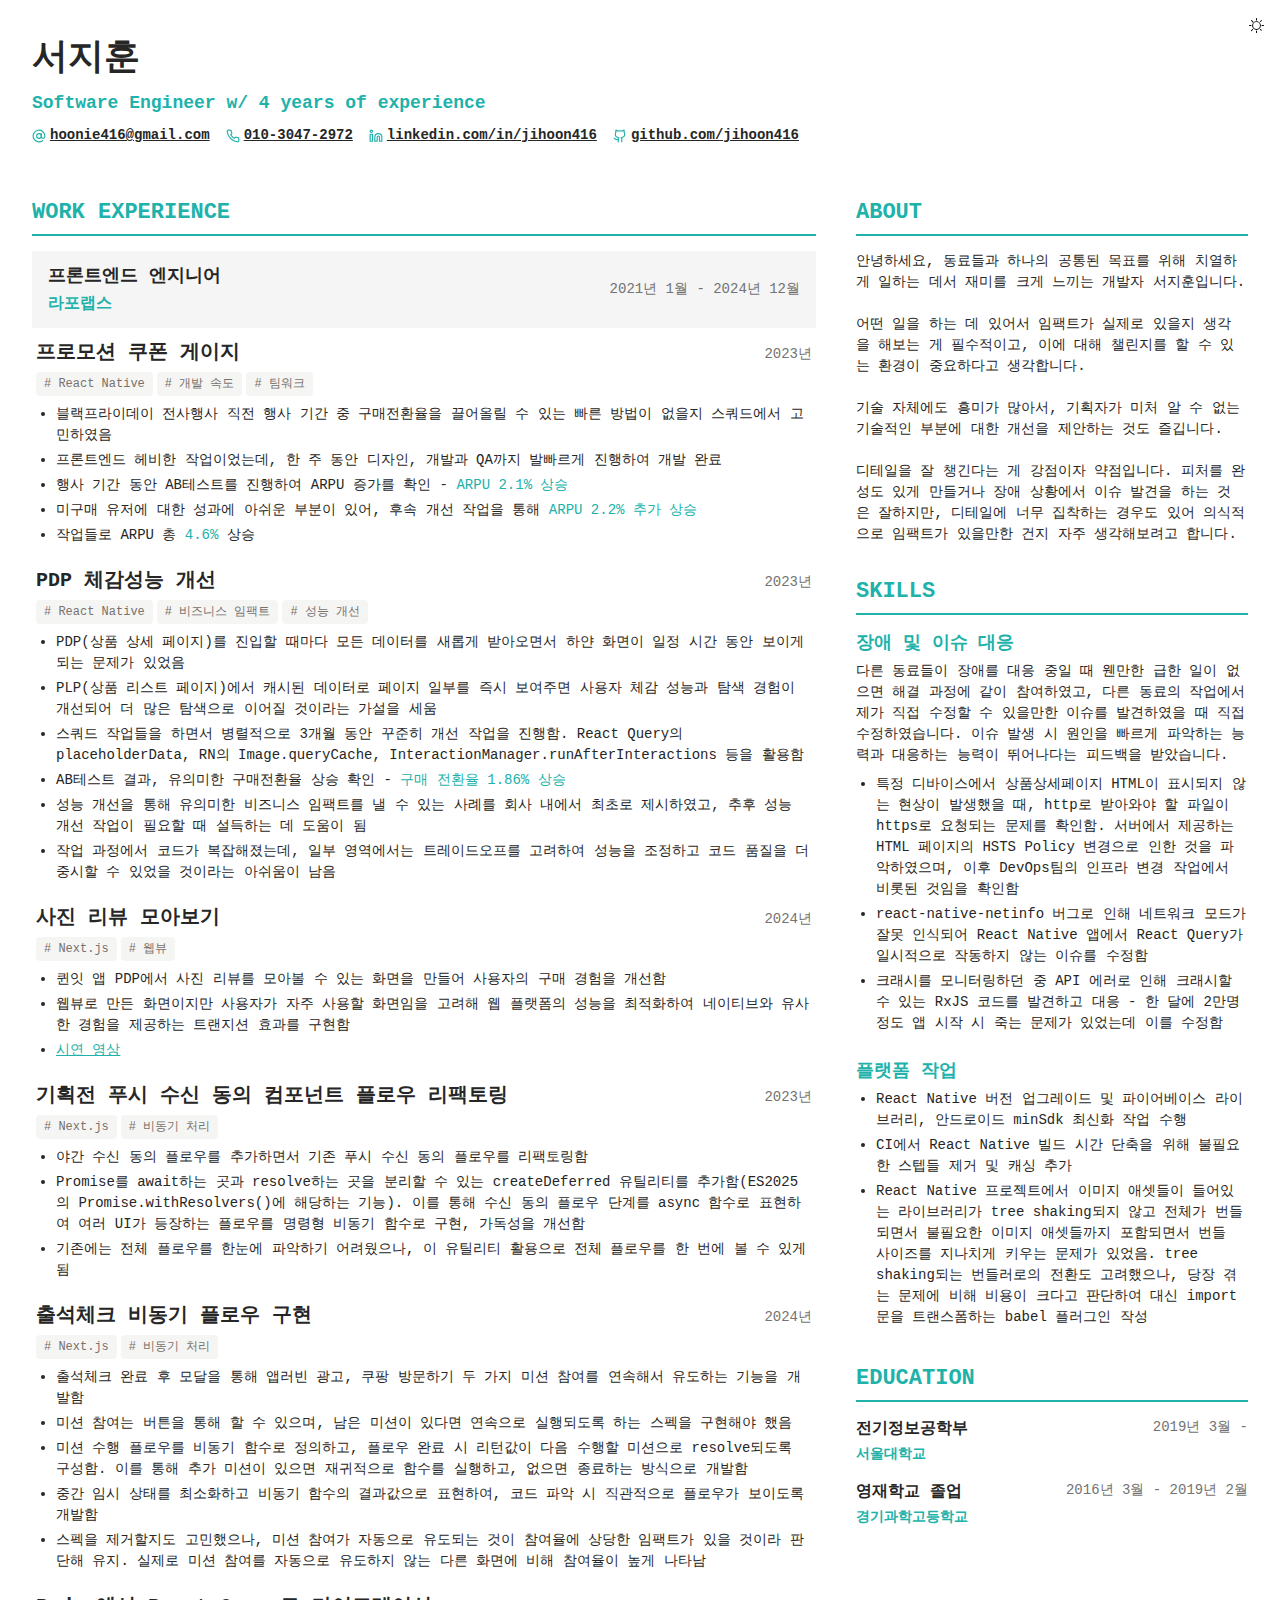
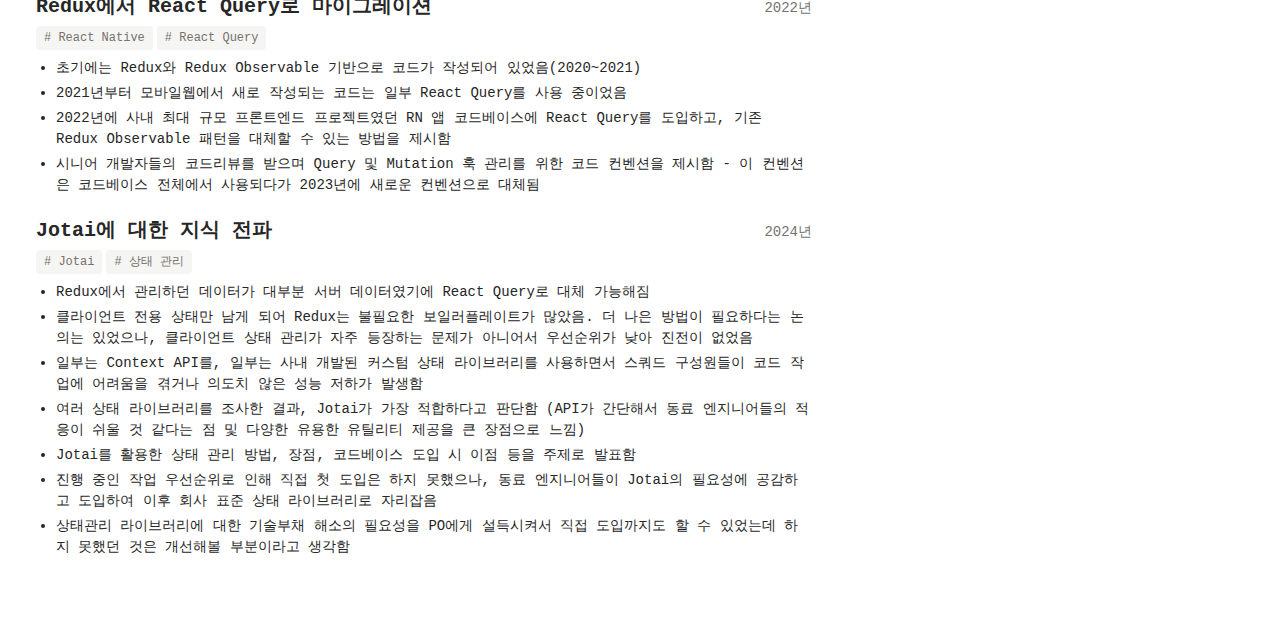
<file: index.html>
<!DOCTYPE html><html lang="ko" data-astro-cid-sckkx6r4> <head><meta charset="UTF-8"><meta name="viewport" content="width=device-width"><link rel="icon" type="image/svg+xml" href="/favicon.svg"><meta name="generator" content="Astro v5.4.1"><title>서지훈</title><link rel="stylesheet" href="/_astro/index.CnuoD1Zd.css"></head> <body data-astro-cid-sckkx6r4>  <div class="pos_absolute right_4 top_4"> <button id="themeToggle" data-astro-cid-thnxkel6> <svg width="15px" xmlns="http://www.w3.org/2000/svg" viewBox="0 0 24 24" data-astro-cid-thnxkel6> <path class="sun" fill-rule="evenodd" d="M12 17.5a5.5 5.5 0 1 0 0-11 5.5 5.5 0 0 0 0 11zm0 1.5a7 7 0 1 0 0-14 7 7 0 0 0 0 14zm12-7a.8.8 0 0 1-.8.8h-2.4a.8.8 0 0 1 0-1.6h2.4a.8.8 0 0 1 .8.8zM4 12a.8.8 0 0 1-.8.8H.8a.8.8 0 0 1 0-1.6h2.5a.8.8 0 0 1 .8.8zm16.5-8.5a.8.8 0 0 1 0 1l-1.8 1.8a.8.8 0 0 1-1-1l1.7-1.8a.8.8 0 0 1 1 0zM6.3 17.7a.8.8 0 0 1 0 1l-1.7 1.8a.8.8 0 1 1-1-1l1.7-1.8a.8.8 0 0 1 1 0zM12 0a.8.8 0 0 1 .8.8v2.5a.8.8 0 0 1-1.6 0V.8A.8.8 0 0 1 12 0zm0 20a.8.8 0 0 1 .8.8v2.4a.8.8 0 0 1-1.6 0v-2.4a.8.8 0 0 1 .8-.8zM3.5 3.5a.8.8 0 0 1 1 0l1.8 1.8a.8.8 0 1 1-1 1L3.5 4.6a.8.8 0 0 1 0-1zm14.2 14.2a.8.8 0 0 1 1 0l1.8 1.7a.8.8 0 0 1-1 1l-1.8-1.7a.8.8 0 0 1 0-1z" data-astro-cid-thnxkel6></path> <path class="moon" fill-rule="evenodd" d="M16.5 6A10.5 10.5 0 0 1 4.7 16.4 8.5 8.5 0 1 0 16.4 4.7l.1 1.3zm-1.7-2a9 9 0 0 1 .2 2 9 9 0 0 1-11 8.8 9.4 9.4 0 0 1-.8-.3c-.4 0-.8.3-.7.7a10 10 0 0 0 .3.8 10 10 0 0 0 9.2 6 10 10 0 0 0 4-19.2 9.7 9.7 0 0 0-.9-.3c-.3-.1-.7.3-.6.7a9 9 0 0 1 .3.8z" data-astro-cid-thnxkel6></path> </svg> </button>  <script type="module">let i;function m(e){return{lang:e?.lang??i?.lang,message:e?.message,abortEarly:e?.abortEarly??i?.abortEarly,abortPipeEarly:e?.abortPipeEarly??i?.abortPipeEarly}}let h;function y(e){return h?.get(e)}let b;function k(e){return b?.get(e)}let E;function v(e,t){return E?.get(e)?.get(t)}function d(e){const t=typeof e;return t==="string"?`"${e}"`:t==="number"||t==="bigint"||t==="boolean"?`${e}`:t==="object"||t==="function"?(e&&Object.getPrototypeOf(e)?.constructor?.name)??"null":t}function $(e,t,s,n,o){const u=s.value,l=e.expects??null,c=d(u),r={kind:e.kind,type:e.type,input:u,expected:l,received:c,message:`Invalid ${t}: ${l?`Expected ${l} but r`:"R"}eceived ${c}`,requirement:e.requirement,path:o?.path,issues:o?.issues,lang:n.lang,abortEarly:n.abortEarly,abortPipeEarly:n.abortPipeEarly},g=e.kind==="schema",a=e.message??v(e.reference,r.lang)??(g?k(r.lang):null)??n.message??y(r.lang);a!==void 0&&(r.message=typeof a=="function"?a(r):a),g&&(s.typed=!1),s.issues?s.issues.push(r):s.issues=[r]}function S(e){return{version:1,vendor:"valibot",validate(t){return e["~run"]({value:t},m())}}}function P(e,t){const s=[...new Set(e)];return s.length>1?`(${s.join(` ${t} `)})`:s[0]??"never"}function f(e,t){return{kind:"schema",type:"picklist",reference:f,expects:P(e.map(d),"|"),async:!1,options:e,message:t,get"~standard"(){return S(this)},"~run"(s,n){return this.options.includes(s.value)?s.typed=!0:$(this,"type",s,n),s}}}function I(e,t,s){const n=e["~run"]({value:t},m(s));return{typed:n.typed,success:!n.issues,output:n.value,issues:n.issues}}const w=f(["dark","light"]),p=(()=>{const e=localStorage?.getItem("theme")??"",t=I(w,e);return t.success?t.output:window.matchMedia("(prefers-color-scheme: dark)").matches?"dark":"light"})();p==="light"?document.documentElement.classList.remove("dark"):document.documentElement.classList.add("dark");window.localStorage.setItem("theme",p);const L=()=>{const e=document.documentElement;e.classList.toggle("dark");const t=e.classList.contains("dark");localStorage.setItem("theme",t?"dark":"light")};document.getElementById("themeToggle")?.addEventListener("click",L);</script> </div> <div class="py_16px px_16px md:py_32px md:px_32px 2xl:py_80px 2xl:px_80px textStyle_body c_body"> <div class="pb_5"><div class="fs_2.25rem fw_bold mb_1">서지훈</div><div class="fs_1.125rem c_accent fw_bold mb_2">Software Engineer w/ 4 years of experience</div><div class="d_flex flex-wrap_wrap cg_4 rg_2 fs_0.875rem fw_bold"><div class="d_flex flex-d_row ai_center gap_1"><svg xmlns="http://www.w3.org/2000/svg" width="0.875rem" height="0.875rem" viewBox="0 0 24 24" fill="none" stroke="currentColor" stroke-width="2" stroke-linecap="round" stroke-linejoin="round" class="lucide lucide-at-sign c_accent"><circle cx="12" cy="12" r="4"></circle><path d="M16 8v5a3 3 0 0 0 6 0v-1a10 10 0 1 0-4 8"></path></svg><a href="mailto:hoonie416@gmail.com" target="_blank" class="text-decoration-line_underline">hoonie416@gmail.com</a></div><div class="d_flex flex-d_row ai_center gap_1"><svg xmlns="http://www.w3.org/2000/svg" width="0.875rem" height="0.875rem" viewBox="0 0 24 24" fill="none" stroke="currentColor" stroke-width="2" stroke-linecap="round" stroke-linejoin="round" class="lucide lucide-phone c_accent"><path d="M22 16.92v3a2 2 0 0 1-2.18 2 19.79 19.79 0 0 1-8.63-3.07 19.5 19.5 0 0 1-6-6 19.79 19.79 0 0 1-3.07-8.67A2 2 0 0 1 4.11 2h3a2 2 0 0 1 2 1.72 12.84 12.84 0 0 0 .7 2.81 2 2 0 0 1-.45 2.11L8.09 9.91a16 16 0 0 0 6 6l1.27-1.27a2 2 0 0 1 2.11-.45 12.84 12.84 0 0 0 2.81.7A2 2 0 0 1 22 16.92z"></path></svg><a href="tel:+821030472972" target="_blank" class="text-decoration-line_underline">010-3047-2972</a></div><div class="d_flex flex-d_row ai_center gap_1"><svg xmlns="http://www.w3.org/2000/svg" width="0.875rem" height="0.875rem" viewBox="0 0 24 24" fill="none" stroke="currentColor" stroke-width="2" stroke-linecap="round" stroke-linejoin="round" class="lucide lucide-linkedin c_accent"><path d="M16 8a6 6 0 0 1 6 6v7h-4v-7a2 2 0 0 0-2-2 2 2 0 0 0-2 2v7h-4v-7a6 6 0 0 1 6-6z"></path><rect width="4" height="12" x="2" y="9"></rect><circle cx="4" cy="4" r="2"></circle></svg><a href="https://linkedin.com/in/jihoon416" target="_blank" class="text-decoration-line_underline">linkedin.com/in/jihoon416</a></div><div class="d_flex flex-d_row ai_center gap_1"><svg xmlns="http://www.w3.org/2000/svg" width="0.875rem" height="0.875rem" viewBox="0 0 24 24" fill="none" stroke="currentColor" stroke-width="2" stroke-linecap="round" stroke-linejoin="round" class="lucide lucide-github c_accent"><path d="M15 22v-4a4.8 4.8 0 0 0-1-3.5c3 0 6-2 6-5.5.08-1.25-.27-2.48-1-3.5.28-1.15.28-2.35 0-3.5 0 0-1 0-3 1.5-2.64-.5-5.36-.5-8 0C6 2 5 2 5 2c-.3 1.15-.3 2.35 0 3.5A5.403 5.403 0 0 0 4 9c0 3.5 3 5.5 6 5.5-.39.49-.68 1.05-.85 1.65-.17.6-.22 1.23-.15 1.85v4"></path><path d="M9 18c-4.51 2-5-2-7-2"></path></svg><a href="https://github.com/jihoon416" target="_blank" class="text-decoration-line_underline">github.com/jihoon416</a></div></div></div> <div class="d_grid cg_40px mt_30px grid-tc_1fr md:grid-tc_2fr_1fr"> <div> <section class="mb_30px"><h2 class="fs_22px fw_bold m_0_0_15px_0 c_accent border-bottom-style_solid bd-b-w_2px bd-b-c_accent pb_5px">WORK EXPERIENCE</h2><div class="mb_30px"><div class="cq-t_inline-size"><div class="d_flex flex-d_column gap_10px flex-g_1 mb_2.5 bg-c_neutral.100 dark:bg-c_neutral.800 bdr_xs flex-d_column ai_stretch py_2 px_3 @/lg:flex-d_row @/lg:jc_space-between @/lg:ai_center @/lg:py_3 @/lg:px_4"><div class="d_flex ai_stretch gap_2px flex-d_column"><div class="fs_lg fw_bold white-space_break-spaces">프론트엔드 엔지니어</div><div class="fs_md fw_bold c_accent white-space_break-spaces">라포랩스</div></div><div class="d_flex fs_14px c_subInfo white-space_break-spaces flex-g_1 jc_flex-end">2021년 1월 - 2024년 12월</div></div></div><div class="d_flex ai_center gap_0 flex-d_column mx_1"><div class="d_flex ai_stretch gap_1 flex-d_column w_100%"><div class="d_flex ai_baseline jc_space-between gap_2 flex-d_row flex-g_1"><div class="fs_xl fw_bold white-space_break-spaces">프로모션 쿠폰 게이지</div><div class="fs_sm c_subInfo flex-sh_0">2023년</div></div><div class="d_flex ai_center gap_1 flex-d_row flex-wrap_wrap"><span class="bdr_sm bg-c_stone.100 dark:bg-c_stone.800 c_stone.500 dark:c_stone.400 py_3px px_8px fs_xs"># React Native</span><span class="bdr_sm bg-c_stone.100 dark:bg-c_stone.800 c_stone.500 dark:c_stone.400 py_3px px_8px fs_xs"># 개발 속도</span><span class="bdr_sm bg-c_stone.100 dark:bg-c_stone.800 c_stone.500 dark:c_stone.400 py_3px px_8px fs_xs"># 팀워크</span></div><ul class="mb_4 mt_1 pl_5 li-s_disc [&amp;_li]:fs_sm [&amp;_li]:mb_1"><li>블랙프라이데이 전사행사 직전 행사 기간 중 구매전환율을 끌어올릴 수 있는 빠른 방법이 없을지 스쿼드에서 고민하였음</li><li>프론트엔드 헤비한 작업이었는데, 한 주 동안 디자인, 개발과 QA까지 발빠르게 진행하여 개발 완료</li><li>행사 기간 동안 AB테스트를 진행하여 ARPU 증가를 확인 - <span class="c_accent">ARPU 2.1% 상승</span></li><li>미구매 유저에 대한 성과에 아쉬운 부분이 있어, 후속 개선 작업을 통해 <span class="c_accent">ARPU 2.2% 추가 상승</span></li><li>작업들로 ARPU 총 <span class="c_accent">4.6%</span> 상승</li></ul></div><div class="d_flex ai_stretch gap_1 flex-d_column w_100%"><div class="d_flex ai_baseline jc_space-between gap_2 flex-d_row flex-g_1"><div class="fs_xl fw_bold white-space_break-spaces">PDP 체감성능 개선</div><div class="fs_sm c_subInfo flex-sh_0">2023년</div></div><div class="d_flex ai_center gap_1 flex-d_row flex-wrap_wrap"><span class="bdr_sm bg-c_stone.100 dark:bg-c_stone.800 c_stone.500 dark:c_stone.400 py_3px px_8px fs_xs"># React Native</span><span class="bdr_sm bg-c_stone.100 dark:bg-c_stone.800 c_stone.500 dark:c_stone.400 py_3px px_8px fs_xs"># 비즈니스 임팩트</span><span class="bdr_sm bg-c_stone.100 dark:bg-c_stone.800 c_stone.500 dark:c_stone.400 py_3px px_8px fs_xs"># 성능 개선</span></div><ul class="mb_4 mt_1 pl_5 li-s_disc [&amp;_li]:fs_sm [&amp;_li]:mb_1"><li>PDP(상품 상세 페이지)를 진입할 때마다 모든 데이터를 새롭게 받아오면서 하얀 화면이 일정 시간 동안 보이게 되는 문제가 있었음</li><li>PLP(상품 리스트 페이지)에서 캐시된 데이터로 페이지 일부를 즉시 보여주면 사용자 체감 성능과 탐색 경험이 개선되어 더 많은 탐색으로 이어질 것이라는 가설을 세움</li><li>스쿼드 작업들을 하면서 병렬적으로 3개월 동안 꾸준히 개선 작업을 진행함. React Query의 placeholderData, RN의 Image.queryCache, InteractionManager.runAfterInteractions 등을 활용함</li><li>AB테스트 결과, 유의미한 구매전환율 상승 확인 - <span class="c_accent">구매 전환율 1.86% 상승</span></li><li>성능 개선을 통해 유의미한 비즈니스 임팩트를 낼 수 있는 사례를 회사 내에서 최초로 제시하였고, 추후 성능 개선 작업이 필요할 때 설득하는 데 도움이 됨</li><li>작업 과정에서 코드가 복잡해졌는데, 일부 영역에서는 트레이드오프를 고려하여 성능을 조정하고 코드 품질을 더 중시할 수 있었을 것이라는 아쉬움이 남음</li></ul></div><div class="d_flex ai_stretch gap_1 flex-d_column w_100%"><div class="d_flex ai_baseline jc_space-between gap_2 flex-d_row flex-g_1"><div class="fs_xl fw_bold white-space_break-spaces">사진 리뷰 모아보기</div><div class="fs_sm c_subInfo flex-sh_0">2024년</div></div><div class="d_flex ai_center gap_1 flex-d_row flex-wrap_wrap"><span class="bdr_sm bg-c_stone.100 dark:bg-c_stone.800 c_stone.500 dark:c_stone.400 py_3px px_8px fs_xs"># Next.js</span><span class="bdr_sm bg-c_stone.100 dark:bg-c_stone.800 c_stone.500 dark:c_stone.400 py_3px px_8px fs_xs"># 웹뷰</span></div><ul class="mb_4 mt_1 pl_5 li-s_disc [&amp;_li]:fs_sm [&amp;_li]:mb_1"><li>퀸잇 앱 PDP에서 사진 리뷰를 모아볼 수 있는 화면을 만들어 사용자의 구매 경험을 개선함</li><li>웹뷰로 만든 화면이지만 사용자가 자주 사용할 화면임을 고려해 웹 플랫폼의 성능을 최적화하여 네이티브와 유사한 경험을 제공하는 트랜지션 효과를 구현함</li><li><a href="https://github.com/user-attachments/assets/f5788aa4-b917-4958-ba82-767d5dbd94a9" target="_blank" class="c_accent text-decoration-line_underline">시연 영상</a></li></ul></div><div class="d_flex ai_stretch gap_1 flex-d_column w_100%"><div class="d_flex ai_baseline jc_space-between gap_2 flex-d_row flex-g_1"><div class="fs_xl fw_bold white-space_break-spaces">기획전 푸시 수신 동의 컴포넌트 플로우 리팩토링</div><div class="fs_sm c_subInfo flex-sh_0">2023년</div></div><div class="d_flex ai_center gap_1 flex-d_row flex-wrap_wrap"><span class="bdr_sm bg-c_stone.100 dark:bg-c_stone.800 c_stone.500 dark:c_stone.400 py_3px px_8px fs_xs"># Next.js</span><span class="bdr_sm bg-c_stone.100 dark:bg-c_stone.800 c_stone.500 dark:c_stone.400 py_3px px_8px fs_xs"># 비동기 처리</span></div><ul class="mb_4 mt_1 pl_5 li-s_disc [&amp;_li]:fs_sm [&amp;_li]:mb_1"><li>야간 수신 동의 플로우를 추가하면서 기존 푸시 수신 동의 플로우를 리팩토링함</li><li>Promise를 await하는 곳과 resolve하는 곳을 분리할 수 있는 createDeferred 유틸리티를 추가함(ES2025의 Promise.withResolvers()에 해당하는 기능). 이를 통해 수신 동의 플로우 단계를 async 함수로 표현하여 여러 UI가 등장하는 플로우를 명령형 비동기 함수로 구현, 가독성을 개선함</li><li>기존에는 전체 플로우를 한눈에 파악하기 어려웠으나, 이 유틸리티 활용으로 전체 플로우를 한 번에 볼 수 있게 됨</li></ul></div><div class="d_flex ai_stretch gap_1 flex-d_column w_100%"><div class="d_flex ai_baseline jc_space-between gap_2 flex-d_row flex-g_1"><div class="fs_xl fw_bold white-space_break-spaces">출석체크 비동기 플로우 구현</div><div class="fs_sm c_subInfo flex-sh_0">2024년</div></div><div class="d_flex ai_center gap_1 flex-d_row flex-wrap_wrap"><span class="bdr_sm bg-c_stone.100 dark:bg-c_stone.800 c_stone.500 dark:c_stone.400 py_3px px_8px fs_xs"># Next.js</span><span class="bdr_sm bg-c_stone.100 dark:bg-c_stone.800 c_stone.500 dark:c_stone.400 py_3px px_8px fs_xs"># 비동기 처리</span></div><ul class="mb_4 mt_1 pl_5 li-s_disc [&amp;_li]:fs_sm [&amp;_li]:mb_1"><li>출석체크 완료 후 모달을 통해 앱러빈 광고, 쿠팡 방문하기 두 가지 미션 참여를 연속해서 유도하는 기능을 개발함</li><li>미션 참여는 버튼을 통해 할 수 있으며, 남은 미션이 있다면 연속으로 실행되도록 하는 스펙을 구현해야 했음</li><li>미션 수행 플로우를 비동기 함수로 정의하고, 플로우 완료 시 리턴값이 다음 수행할 미션으로 resolve되도록 구성함. 이를 통해 추가 미션이 있으면 재귀적으로 함수를 실행하고, 없으면 종료하는 방식으로 개발함</li><li>중간 임시 상태를 최소화하고 비동기 함수의 결과값으로 표현하여, 코드 파악 시 직관적으로 플로우가 보이도록 개발함</li><li>스펙을 제거할지도 고민했으나, 미션 참여가 자동으로 유도되는 것이 참여율에 상당한 임팩트가 있을 것이라 판단해 유지. 실제로 미션 참여를 자동으로 유도하지 않는 다른 화면에 비해 참여율이 높게 나타남</li></ul></div><div class="d_flex ai_stretch gap_1 flex-d_column w_100%"><div class="d_flex ai_baseline jc_space-between gap_2 flex-d_row flex-g_1"><div class="fs_xl fw_bold white-space_break-spaces">Redux에서 React Query로 마이그레이션</div><div class="fs_sm c_subInfo flex-sh_0">2022년</div></div><div class="d_flex ai_center gap_1 flex-d_row flex-wrap_wrap"><span class="bdr_sm bg-c_stone.100 dark:bg-c_stone.800 c_stone.500 dark:c_stone.400 py_3px px_8px fs_xs"># React Native</span><span class="bdr_sm bg-c_stone.100 dark:bg-c_stone.800 c_stone.500 dark:c_stone.400 py_3px px_8px fs_xs"># React Query</span></div><ul class="mb_4 mt_1 pl_5 li-s_disc [&amp;_li]:fs_sm [&amp;_li]:mb_1"><li>초기에는 Redux와 Redux Observable 기반으로 코드가 작성되어 있었음(2020~2021)</li><li>2021년부터 모바일웹에서 새로 작성되는 코드는 일부 React Query를 사용 중이었음</li><li>2022년에 사내 최대 규모 프론트엔드 프로젝트였던 RN 앱 코드베이스에 React Query를 도입하고, 기존 Redux Observable 패턴을 대체할 수 있는 방법을 제시함</li><li>시니어 개발자들의 코드리뷰를 받으며 Query 및 Mutation 훅 관리를 위한 코드 컨벤션을 제시함 - 이 컨벤션은 코드베이스 전체에서 사용되다가 2023년에 새로운 컨벤션으로 대체됨</li></ul></div><div class="d_flex ai_stretch gap_1 flex-d_column w_100%"><div class="d_flex ai_baseline jc_space-between gap_2 flex-d_row flex-g_1"><div class="fs_xl fw_bold white-space_break-spaces">Jotai에 대한 지식 전파</div><div class="fs_sm c_subInfo flex-sh_0">2024년</div></div><div class="d_flex ai_center gap_1 flex-d_row flex-wrap_wrap"><span class="bdr_sm bg-c_stone.100 dark:bg-c_stone.800 c_stone.500 dark:c_stone.400 py_3px px_8px fs_xs"># Jotai</span><span class="bdr_sm bg-c_stone.100 dark:bg-c_stone.800 c_stone.500 dark:c_stone.400 py_3px px_8px fs_xs"># 상태 관리</span></div><ul class="mb_4 mt_1 pl_5 li-s_disc [&amp;_li]:fs_sm [&amp;_li]:mb_1"><li>Redux에서 관리하던 데이터가 대부분 서버 데이터였기에 React Query로 대체 가능해짐</li><li>클라이언트 전용 상태만 남게 되어 Redux는 불필요한 보일러플레이트가 많았음. 더 나은 방법이 필요하다는 논의는 있었으나, 클라이언트 상태 관리가 자주 등장하는 문제가 아니어서 우선순위가 낮아 진전이 없었음</li><li>일부는 Context API를, 일부는 사내 개발된 커스텀 상태 라이브러리를 사용하면서 스쿼드 구성원들이 코드 작업에 어려움을 겪거나 의도치 않은 성능 저하가 발생함</li><li>여러 상태 라이브러리를 조사한 결과, Jotai가 가장 적합하다고 판단함 (API가 간단해서 동료 엔지니어들의 적응이 쉬울 것 같다는 점 및 다양한 유용한 유틸리티 제공을 큰 장점으로 느낌)</li><li>Jotai를 활용한 상태 관리 방법, 장점, 코드베이스 도입 시 이점 등을 주제로 발표함</li><li>진행 중인 작업 우선순위로 인해 직접 첫 도입은 하지 못했으나, 동료 엔지니어들이 Jotai의 필요성에 공감하고 도입하여 이후 회사 표준 상태 라이브러리로 자리잡음</li><li>상태관리 라이브러리에 대한 기술부채 해소의 필요성을 PO에게 설득시켜서 직접 도입까지도 할 수 있었는데 하지 못했던 것은 개선해볼 부분이라고 생각함</li></ul></div></div></div></section> </div> <div> <section class="mb_30px"><h2 class="fs_22px fw_bold m_0_0_15px_0 c_accent border-bottom-style_solid bd-b-w_2px bd-b-c_accent pb_5px">ABOUT</h2><p class="fs_sm white-space_break-spaces">안녕하세요, 동료들과 하나의 공통된 목표를 위해 치열하게 일하는 데서 재미를 크게 느끼는 개발자 서지훈입니다.

어떤 일을 하는 데 있어서 임팩트가 실제로 있을지 생각을 해보는 게 필수적이고, 이에 대해 챌린지를 할 수 있는 환경이 중요하다고 생각합니다.

기술 자체에도 흥미가 많아서, 기획자가 미처 알 수 없는 기술적인 부분에 대한 개선을 제안하는 것도 즐깁니다.

디테일을 잘 챙긴다는 게 강점이자 약점입니다. 피처를 완성도 있게 만들거나 장애 상황에서 이슈 발견을 하는 것은 잘하지만, 디테일에 너무 집착하는 경우도 있어 의식적으로 임팩트가 있을만한 건지 자주 생각해보려고 합니다.</p></section> <section class="mb_30px"><h2 class="fs_22px fw_bold m_0_0_15px_0 c_accent border-bottom-style_solid bd-b-w_2px bd-b-c_accent pb_5px">SKILLS</h2><div class="d_flex flex-d_column gap_5"><div><div class="fs_lg fw_bold mb_1 c_accent">장애 및 이슈 대응</div><div class="fs_sm mb_2">다른 동료들이 장애를 대응 중일 때 웬만한 급한 일이 없으면 해결 과정에 같이 참여하였고, 다른 동료의 작업에서 제가 직접 수정할 수 있을만한 이슈를 발견하였을 때 직접 수정하였습니다. 이슈 발생 시 원인을 빠르게 파악하는 능력과 대응하는 능력이 뛰어나다는 피드백을 받았습니다.</div><ul class="mt_1 pl_5 li-s_disc [&amp;_li]:fs_sm [&amp;_li]:mb_1"><li>특정 디바이스에서 상품상세페이지 HTML이 표시되지 않는 현상이 발생했을 때, http로 받아와야 할 파일이 https로 요청되는 문제를 확인함. 서버에서 제공하는 HTML 페이지의 HSTS Policy 변경으로 인한 것을 파악하였으며, 이후 DevOps팀의 인프라 변경 작업에서 비롯된 것임을 확인함</li><li>react-native-netinfo 버그로 인해 네트워크 모드가 잘못 인식되어 React Native 앱에서 React Query가 일시적으로 작동하지 않는 이슈를 수정함</li><li>크래시를 모니터링하던 중 API 에러로 인해 크래시할 수 있는 RxJS 코드를 발견하고 대응 - 한 달에 2만명 정도 앱 시작 시 죽는 문제가 있었는데 이를 수정함</li></ul></div><div><div class="fs_lg fw_bold mb_1 c_accent">플랫폼 작업</div><ul class="mt_1 pl_5 li-s_disc [&amp;_li]:fs_sm [&amp;_li]:mb_1"><li>React Native 버전 업그레이드 및 파이어베이스 라이브러리, 안드로이드 minSdk 최신화 작업 수행</li><li>CI에서 React Native 빌드 시간 단축을 위해 불필요한 스텝들 제거 및 캐싱 추가</li><li>React Native 프로젝트에서 이미지 애셋들이 들어있는 라이브러리가 tree shaking되지 않고 전체가 번들되면서 불필요한 이미지 애셋들까지 포함되면서 번들 사이즈를 지나치게 키우는 문제가 있었음. tree shaking되는 번들러로의 전환도 고려했으나, 당장 겪는 문제에 비해 비용이 크다고 판단하여 대신 import문을 트랜스폼하는 babel 플러그인 작성</li></ul></div></div></section> <section class="mb_30px"><h2 class="fs_22px fw_bold m_0_0_15px_0 c_accent border-bottom-style_solid bd-b-w_2px bd-b-c_accent pb_5px">EDUCATION</h2><div class="d_flex jc_space-between mb_15px"><div class="flex_1"><h3 class="fs_md fw_bold m_0_0_3px_0">전기정보공학부</h3><p class="fs_sm m_0 c_accent fw_bold">서울대학교</p></div><p class="fs_sm c_subInfo white-space_nowrap">2019년 3월 -</p></div><div class="d_flex jc_space-between mb_15px"><div class="flex_1"><h3 class="fs_md fw_bold m_0_0_3px_0">영재학교 졸업</h3><p class="fs_sm m_0 c_accent fw_bold">경기과학고등학교</p></div><p class="fs_sm c_subInfo white-space_nowrap">2016년 3월 - 2019년 2월</p></div></section>  </div> </div> </div>  </body></html>
</file>
<file: _astro/index.CnuoD1Zd.css>
@layer reset,base,tokens,recipes,utilities;html.dark{background-color:#121212;color:#fff}*{transition:background-color .3s,color .3s}@layer reset{html,:host{--font-fallback: ui-sans-serif, system-ui, -apple-system, BlinkMacSystemFont, "Segoe UI", Roboto, "Helvetica Neue", Arial, "Noto Sans", sans-serif, "Apple Color Emoji", "Segoe UI Emoji", "Segoe UI Symbol", "Noto Color Emoji";-webkit-text-size-adjust:100%;-webkit-font-smoothing:antialiased;-moz-osx-font-smoothing:grayscale;-moz-tab-size:4;tab-size:4;-webkit-tap-highlight-color:transparent;line-height:1.5;font-family:var(--global-font-body, var(--font-fallback))}*,:before,:after,::backdrop,::file-selector-button{margin:0;padding:0;box-sizing:border-box;border-width:0px;border-style:solid;border-color:var(--global-color-border, currentColor)}hr{height:0px;color:inherit;border-top-width:1px}body{height:100%;line-height:inherit}img{border-style:none}img,svg,video,canvas,audio,iframe,embed,object{display:block;vertical-align:middle}img,video{max-width:100%;height:auto}h1,h2,h3,h4,h5,h6{text-wrap:balance;font-size:inherit;font-weight:inherit}p,h1,h2,h3,h4,h5,h6{overflow-wrap:break-word}ol,ul,menu{list-style:none}button,input:where([type=button],[type=reset],[type=submit]),::file-selector-button{appearance:button;-webkit-appearance:button}button,input,optgroup,select,textarea,::file-selector-button{font:inherit;font-feature-settings:inherit;font-variation-settings:inherit;letter-spacing:inherit;color:inherit;background:var(--colors-transparent)}::placeholder{opacity:1;--placeholder-fallback: color-mix(in srgb, currentColor 50%, transparent);color:var(--global-color-placeholder, var(--placeholder-fallback))}textarea{resize:vertical}table{text-indent:0px;border-collapse:collapse;border-color:inherit}summary{display:list-item}small{font-size:80%}sub,sup{position:relative;vertical-align:baseline;font-size:75%;line-height:0}sub{bottom:-.25em}sup{top:-.5em}dialog{padding:0}a{color:inherit;text-decoration:inherit}abbr:where([title]){text-decoration:underline dotted}b,strong{font-weight:bolder}code,kbd,samp,pre{--font-mono-fallback: ui-monospace, SFMono-Regular, Menlo, Monaco, Consolas, "Liberation Mono", "Courier New";font-feature-settings:normal;font-variation-settings:normal;font-family:var(--global-font-mono, var(--font-mono-fallback));font-size:1em}progress{vertical-align:baseline}::-webkit-search-decoration,::-webkit-search-cancel-button{-webkit-appearance:none}::-webkit-inner-spin-button,::-webkit-outer-spin-button{height:auto}:-moz-ui-invalid{box-shadow:none}:-moz-focusring{outline:auto}[hidden]:where(:not([hidden=until-found])){display:none!important}}@layer base{:root{--made-with-panda: "🐼"}*,:before,:after,::backdrop{--blur: ;--brightness: ;--contrast: ;--grayscale: ;--hue-rotate: ;--invert: ;--saturate: ;--sepia: ;--drop-shadow: ;--backdrop-blur: ;--backdrop-brightness: ;--backdrop-contrast: ;--backdrop-grayscale: ;--backdrop-hue-rotate: ;--backdrop-invert: ;--backdrop-opacity: ;--backdrop-saturate: ;--backdrop-sepia: ;--gradient-from-position: ;--gradient-to-position: ;--gradient-via-position: ;--scroll-snap-strictness: proximity;--border-spacing-x: 0;--border-spacing-y: 0;--translate-x: 0;--translate-y: 0;--rotate: 0;--rotate-x: 0;--rotate-y: 0;--skew-x: 0;--skew-y: 0;--scale-x: 1;--scale-y: 1}}@layer tokens{:where(:root,:host){--aspect-ratios-square: 1 / 1;--aspect-ratios-landscape: 4 / 3;--aspect-ratios-portrait: 3 / 4;--aspect-ratios-wide: 16 / 9;--aspect-ratios-ultrawide: 18 / 5;--aspect-ratios-golden: 1.618 / 1;--borders-none: none;--easings-default: cubic-bezier(.4, 0, .2, 1);--easings-linear: linear;--easings-in: cubic-bezier(.4, 0, 1, 1);--easings-out: cubic-bezier(0, 0, .2, 1);--easings-in-out: cubic-bezier(.4, 0, .2, 1);--durations-fastest: 50ms;--durations-faster: .1s;--durations-fast: .15s;--durations-normal: .2s;--durations-slow: .3s;--durations-slower: .4s;--durations-slowest: .5s;--radii-xs: .125rem;--radii-sm: .25rem;--radii-md: .375rem;--radii-lg: .5rem;--radii-xl: .75rem;--radii-2xl: 1rem;--radii-3xl: 1.5rem;--radii-4xl: 2rem;--radii-full: 9999px;--font-weights-thin: 100;--font-weights-extralight: 200;--font-weights-light: 300;--font-weights-normal: 400;--font-weights-medium: 500;--font-weights-semibold: 600;--font-weights-bold: 700;--font-weights-extrabold: 800;--font-weights-black: 900;--line-heights-none: 1;--line-heights-tight: 1.25;--line-heights-snug: 1.375;--line-heights-normal: 1.5;--line-heights-relaxed: 1.625;--line-heights-loose: 2;--fonts-sans: ui-sans-serif, system-ui, -apple-system, BlinkMacSystemFont, "Segoe UI", Roboto, "Helvetica Neue", Arial, "Noto Sans", sans-serif, "Apple Color Emoji", "Segoe UI Emoji", "Segoe UI Symbol", "Noto Color Emoji";--fonts-serif: ui-serif, Georgia, Cambria, "Times New Roman", Times, serif;--fonts-mono: ui-monospace, SFMono-Regular, Menlo, Monaco, Consolas, "Liberation Mono", "Courier New", monospace;--letter-spacings-tighter: -.05em;--letter-spacings-tight: -.025em;--letter-spacings-normal: 0em;--letter-spacings-wide: .025em;--letter-spacings-wider: .05em;--letter-spacings-widest: .1em;--font-sizes-2xs: .5rem;--font-sizes-xs: .75rem;--font-sizes-sm: .875rem;--font-sizes-md: 1rem;--font-sizes-lg: 1.125rem;--font-sizes-xl: 1.25rem;--font-sizes-2xl: 1.5rem;--font-sizes-3xl: 1.875rem;--font-sizes-4xl: 2.25rem;--font-sizes-5xl: 3rem;--font-sizes-6xl: 3.75rem;--font-sizes-7xl: 4.5rem;--font-sizes-8xl: 6rem;--font-sizes-9xl: 8rem;--shadows-xs: 0 1px 2px 0 rgb(0 0 0 / .05);--shadows-sm: 0 1px 3px 0 rgb(0 0 0 / .1), 0 1px 2px -1px rgb(0 0 0 / .1);--shadows-md: 0 4px 6px -1px rgb(0 0 0 / .1), 0 2px 4px -2px rgb(0 0 0 / .1);--shadows-lg: 0 10px 15px -3px rgb(0 0 0 / .1), 0 4px 6px -4px rgb(0 0 0 / .1);--shadows-xl: 0 20px 25px -5px rgb(0 0 0 / .1), 0 8px 10px -6px rgb(0 0 0 / .1);--shadows-2xl: 0 25px 50px -12px rgb(0 0 0 / .25);--shadows-inner: inset 0 2px 4px 0 rgb(0 0 0 / .05);--blurs-sm: 4px;--blurs-base: 8px;--blurs-md: 12px;--blurs-lg: 16px;--blurs-xl: 24px;--blurs-2xl: 40px;--blurs-3xl: 64px;--spacing-0: 0rem;--spacing-1: .25rem;--spacing-2: .5rem;--spacing-3: .75rem;--spacing-4: 1rem;--spacing-5: 1.25rem;--spacing-6: 1.5rem;--spacing-7: 1.75rem;--spacing-8: 2rem;--spacing-9: 2.25rem;--spacing-10: 2.5rem;--spacing-11: 2.75rem;--spacing-12: 3rem;--spacing-14: 3.5rem;--spacing-16: 4rem;--spacing-20: 5rem;--spacing-24: 6rem;--spacing-28: 7rem;--spacing-32: 8rem;--spacing-36: 9rem;--spacing-40: 10rem;--spacing-44: 11rem;--spacing-48: 12rem;--spacing-52: 13rem;--spacing-56: 14rem;--spacing-60: 15rem;--spacing-64: 16rem;--spacing-72: 18rem;--spacing-80: 20rem;--spacing-96: 24rem;--spacing-0\.5: .125rem;--spacing-1\.5: .375rem;--spacing-2\.5: .625rem;--spacing-3\.5: .875rem;--sizes-0: 0rem;--sizes-1: .25rem;--sizes-2: .5rem;--sizes-3: .75rem;--sizes-4: 1rem;--sizes-5: 1.25rem;--sizes-6: 1.5rem;--sizes-7: 1.75rem;--sizes-8: 2rem;--sizes-9: 2.25rem;--sizes-10: 2.5rem;--sizes-11: 2.75rem;--sizes-12: 3rem;--sizes-14: 3.5rem;--sizes-16: 4rem;--sizes-20: 5rem;--sizes-24: 6rem;--sizes-28: 7rem;--sizes-32: 8rem;--sizes-36: 9rem;--sizes-40: 10rem;--sizes-44: 11rem;--sizes-48: 12rem;--sizes-52: 13rem;--sizes-56: 14rem;--sizes-60: 15rem;--sizes-64: 16rem;--sizes-72: 18rem;--sizes-80: 20rem;--sizes-96: 24rem;--sizes-0\.5: .125rem;--sizes-1\.5: .375rem;--sizes-2\.5: .625rem;--sizes-3\.5: .875rem;--sizes-xs: 20rem;--sizes-sm: 24rem;--sizes-md: 28rem;--sizes-lg: 32rem;--sizes-xl: 36rem;--sizes-2xl: 42rem;--sizes-3xl: 48rem;--sizes-4xl: 56rem;--sizes-5xl: 64rem;--sizes-6xl: 72rem;--sizes-7xl: 80rem;--sizes-8xl: 90rem;--sizes-prose: 65ch;--sizes-full: 100%;--sizes-min: min-content;--sizes-max: max-content;--sizes-fit: fit-content;--sizes-breakpoint-sm: 640px;--sizes-breakpoint-md: 768px;--sizes-breakpoint-lg: 1024px;--sizes-breakpoint-xl: 1280px;--sizes-breakpoint-2xl: 1536px;--animations-spin: spin 1s linear infinite;--animations-ping: ping 1s cubic-bezier(0, 0, .2, 1) infinite;--animations-pulse: pulse 2s cubic-bezier(.4, 0, .6, 1) infinite;--animations-bounce: bounce 1s infinite;--colors-current: currentColor;--colors-black: #000;--colors-white: #fff;--colors-transparent: rgb(0 0 0 / 0);--colors-rose-50: #fff1f2;--colors-rose-100: #ffe4e6;--colors-rose-200: #fecdd3;--colors-rose-300: #fda4af;--colors-rose-400: #fb7185;--colors-rose-500: #f43f5e;--colors-rose-600: #e11d48;--colors-rose-700: #be123c;--colors-rose-800: #9f1239;--colors-rose-900: #881337;--colors-rose-950: #4c0519;--colors-pink-50: #fdf2f8;--colors-pink-100: #fce7f3;--colors-pink-200: #fbcfe8;--colors-pink-300: #f9a8d4;--colors-pink-400: #f472b6;--colors-pink-500: #ec4899;--colors-pink-600: #db2777;--colors-pink-700: #be185d;--colors-pink-800: #9d174d;--colors-pink-900: #831843;--colors-pink-950: #500724;--colors-fuchsia-50: #fdf4ff;--colors-fuchsia-100: #fae8ff;--colors-fuchsia-200: #f5d0fe;--colors-fuchsia-300: #f0abfc;--colors-fuchsia-400: #e879f9;--colors-fuchsia-500: #d946ef;--colors-fuchsia-600: #c026d3;--colors-fuchsia-700: #a21caf;--colors-fuchsia-800: #86198f;--colors-fuchsia-900: #701a75;--colors-fuchsia-950: #4a044e;--colors-purple-50: #faf5ff;--colors-purple-100: #f3e8ff;--colors-purple-200: #e9d5ff;--colors-purple-300: #d8b4fe;--colors-purple-400: #c084fc;--colors-purple-500: #a855f7;--colors-purple-600: #9333ea;--colors-purple-700: #7e22ce;--colors-purple-800: #6b21a8;--colors-purple-900: #581c87;--colors-purple-950: #3b0764;--colors-violet-50: #f5f3ff;--colors-violet-100: #ede9fe;--colors-violet-200: #ddd6fe;--colors-violet-300: #c4b5fd;--colors-violet-400: #a78bfa;--colors-violet-500: #8b5cf6;--colors-violet-600: #7c3aed;--colors-violet-700: #6d28d9;--colors-violet-800: #5b21b6;--colors-violet-900: #4c1d95;--colors-violet-950: #2e1065;--colors-indigo-50: #eef2ff;--colors-indigo-100: #e0e7ff;--colors-indigo-200: #c7d2fe;--colors-indigo-300: #a5b4fc;--colors-indigo-400: #818cf8;--colors-indigo-500: #6366f1;--colors-indigo-600: #4f46e5;--colors-indigo-700: #4338ca;--colors-indigo-800: #3730a3;--colors-indigo-900: #312e81;--colors-indigo-950: #1e1b4b;--colors-blue-50: #eff6ff;--colors-blue-100: #dbeafe;--colors-blue-200: #bfdbfe;--colors-blue-300: #93c5fd;--colors-blue-400: #60a5fa;--colors-blue-500: #3b82f6;--colors-blue-600: #2563eb;--colors-blue-700: #1d4ed8;--colors-blue-800: #1e40af;--colors-blue-900: #1e3a8a;--colors-blue-950: #172554;--colors-sky-50: #f0f9ff;--colors-sky-100: #e0f2fe;--colors-sky-200: #bae6fd;--colors-sky-300: #7dd3fc;--colors-sky-400: #38bdf8;--colors-sky-500: #0ea5e9;--colors-sky-600: #0284c7;--colors-sky-700: #0369a1;--colors-sky-800: #075985;--colors-sky-900: #0c4a6e;--colors-sky-950: #082f49;--colors-cyan-50: #ecfeff;--colors-cyan-100: #cffafe;--colors-cyan-200: #a5f3fc;--colors-cyan-300: #67e8f9;--colors-cyan-400: #22d3ee;--colors-cyan-500: #06b6d4;--colors-cyan-600: #0891b2;--colors-cyan-700: #0e7490;--colors-cyan-800: #155e75;--colors-cyan-900: #164e63;--colors-cyan-950: #083344;--colors-teal-50: #f0fdfa;--colors-teal-100: #ccfbf1;--colors-teal-200: #99f6e4;--colors-teal-300: #5eead4;--colors-teal-400: #2dd4bf;--colors-teal-500: #14b8a6;--colors-teal-600: #0d9488;--colors-teal-700: #0f766e;--colors-teal-800: #115e59;--colors-teal-900: #134e4a;--colors-teal-950: #042f2e;--colors-emerald-50: #ecfdf5;--colors-emerald-100: #d1fae5;--colors-emerald-200: #a7f3d0;--colors-emerald-300: #6ee7b7;--colors-emerald-400: #34d399;--colors-emerald-500: #10b981;--colors-emerald-600: #059669;--colors-emerald-700: #047857;--colors-emerald-800: #065f46;--colors-emerald-900: #064e3b;--colors-emerald-950: #022c22;--colors-green-50: #f0fdf4;--colors-green-100: #dcfce7;--colors-green-200: #bbf7d0;--colors-green-300: #86efac;--colors-green-400: #4ade80;--colors-green-500: #22c55e;--colors-green-600: #16a34a;--colors-green-700: #15803d;--colors-green-800: #166534;--colors-green-900: #14532d;--colors-green-950: #052e16;--colors-lime-50: #f7fee7;--colors-lime-100: #ecfccb;--colors-lime-200: #d9f99d;--colors-lime-300: #bef264;--colors-lime-400: #a3e635;--colors-lime-500: #84cc16;--colors-lime-600: #65a30d;--colors-lime-700: #4d7c0f;--colors-lime-800: #3f6212;--colors-lime-900: #365314;--colors-lime-950: #1a2e05;--colors-yellow-50: #fefce8;--colors-yellow-100: #fef9c3;--colors-yellow-200: #fef08a;--colors-yellow-300: #fde047;--colors-yellow-400: #facc15;--colors-yellow-500: #eab308;--colors-yellow-600: #ca8a04;--colors-yellow-700: #a16207;--colors-yellow-800: #854d0e;--colors-yellow-900: #713f12;--colors-yellow-950: #422006;--colors-amber-50: #fffbeb;--colors-amber-100: #fef3c7;--colors-amber-200: #fde68a;--colors-amber-300: #fcd34d;--colors-amber-400: #fbbf24;--colors-amber-500: #f59e0b;--colors-amber-600: #d97706;--colors-amber-700: #b45309;--colors-amber-800: #92400e;--colors-amber-900: #78350f;--colors-amber-950: #451a03;--colors-orange-50: #fff7ed;--colors-orange-100: #ffedd5;--colors-orange-200: #fed7aa;--colors-orange-300: #fdba74;--colors-orange-400: #fb923c;--colors-orange-500: #f97316;--colors-orange-600: #ea580c;--colors-orange-700: #c2410c;--colors-orange-800: #9a3412;--colors-orange-900: #7c2d12;--colors-orange-950: #431407;--colors-red-50: #fef2f2;--colors-red-100: #fee2e2;--colors-red-200: #fecaca;--colors-red-300: #fca5a5;--colors-red-400: #f87171;--colors-red-500: #ef4444;--colors-red-600: #dc2626;--colors-red-700: #b91c1c;--colors-red-800: #991b1b;--colors-red-900: #7f1d1d;--colors-red-950: #450a0a;--colors-neutral-50: #fafafa;--colors-neutral-100: #f5f5f5;--colors-neutral-200: #e5e5e5;--colors-neutral-300: #d4d4d4;--colors-neutral-400: #a3a3a3;--colors-neutral-500: #737373;--colors-neutral-600: #525252;--colors-neutral-700: #404040;--colors-neutral-800: #262626;--colors-neutral-900: #171717;--colors-neutral-950: #0a0a0a;--colors-stone-50: #fafaf9;--colors-stone-100: #f5f5f4;--colors-stone-200: #e7e5e4;--colors-stone-300: #d6d3d1;--colors-stone-400: #a8a29e;--colors-stone-500: #78716c;--colors-stone-600: #57534e;--colors-stone-700: #44403c;--colors-stone-800: #292524;--colors-stone-900: #1c1917;--colors-stone-950: #0c0a09;--colors-zinc-50: #fafafa;--colors-zinc-100: #f4f4f5;--colors-zinc-200: #e4e4e7;--colors-zinc-300: #d4d4d8;--colors-zinc-400: #a1a1aa;--colors-zinc-500: #71717a;--colors-zinc-600: #52525b;--colors-zinc-700: #3f3f46;--colors-zinc-800: #27272a;--colors-zinc-900: #18181b;--colors-zinc-950: #09090b;--colors-gray-50: #f9fafb;--colors-gray-100: #f3f4f6;--colors-gray-200: #e5e7eb;--colors-gray-300: #d1d5db;--colors-gray-400: #9ca3af;--colors-gray-500: #6b7280;--colors-gray-600: #4b5563;--colors-gray-700: #374151;--colors-gray-800: #1f2937;--colors-gray-900: #111827;--colors-gray-950: #030712;--colors-slate-50: #f8fafc;--colors-slate-100: #f1f5f9;--colors-slate-200: #e2e8f0;--colors-slate-300: #cbd5e1;--colors-slate-400: #94a3b8;--colors-slate-500: #64748b;--colors-slate-600: #475569;--colors-slate-700: #334155;--colors-slate-800: #1e293b;--colors-slate-900: #0f172a;--colors-slate-950: #020617;--colors-mint-green: #20B2AA;--breakpoints-sm: 640px;--breakpoints-md: 768px;--breakpoints-lg: 1024px;--breakpoints-xl: 1280px;--breakpoints-2xl: 1536px;--colors-accent: var(--colors-mint-green);--colors-emphasis: var(--colors-neutral-900);--colors-body: var(--colors-neutral-800);--colors-sub-info: var(--colors-neutral-500)}.dark{--colors-accent: var(--colors-mint-green);--colors-emphasis: #fff;--colors-body: var(--colors-neutral-50);--colors-sub-info: var(--colors-neutral-400) }@keyframes spin{to{transform:rotate(360deg)}}@keyframes ping{75%,to{transform:scale(2);opacity:0}}@keyframes pulse{50%{opacity:.5}}@keyframes bounce{0%,to{transform:translateY(-25%);animation-timing-function:cubic-bezier(.8,0,1,1)}50%{transform:none;animation-timing-function:cubic-bezier(0,0,.2,1)}}}@layer utilities{@layer compositions{.textStyle_body{font-family:Menlo,Consolas,Monaco,Liberation Mono,Lucida Console,monospace;line-height:1.5}}.pos_absolute{position:absolute}.py_16px{padding-block:16px}.px_16px{padding-inline:16px}.c_body{color:var(--colors-body)}.d_grid{display:grid}.c_accent{color:var(--colors-accent)}.d_flex{display:flex}.gap_1{gap:var(--spacing-1)}.w_100\%{width:100%}.gap_2{gap:var(--spacing-2)}.white-space_break-spaces{white-space:break-spaces}.c_subInfo{color:var(--colors-sub-info)}.li-s_disc{list-style:disc}.m_0_0_15px_0{margin:0 0 15px}.cq-t_inline-size{container-type:inline-size}.py_2{padding-block:var(--spacing-2)}.px_3{padding-inline:var(--spacing-3)}.gap_10px{gap:10px}.bdr_xs{border-radius:var(--radii-xs)}.gap_2px{gap:2px}.gap_0{gap:var(--spacing-0)}.mx_1{margin-inline:var(--spacing-1)}.m_0{margin:var(--spacing-0)}.m_0_0_10px_0{margin:0 0 10px}.gap_8px{gap:8px}.flex_1{flex:1 1 0%}.m_0_0_3px_0{margin:0 0 3px}.white-space_nowrap{white-space:nowrap}.gap_5{gap:var(--spacing-5)}.bdr_sm{border-radius:var(--radii-sm)}.c_stone\.500{color:var(--colors-stone-500)}.py_3px{padding-block:3px}.px_8px{padding-inline:8px}.py_4px{padding-block:4px}.px_10px{padding-inline:10px}.right_4{right:var(--spacing-4)}.top_4{top:var(--spacing-4)}.cg_40px{column-gap:40px}.mt_30px{margin-top:30px}.grid-tc_1fr{grid-template-columns:1fr}.pb_5{padding-bottom:var(--spacing-5)}.fs_2\.25rem{font-size:2.25rem}.fw_bold{font-weight:var(--font-weights-bold)}.mb_1{margin-bottom:var(--spacing-1)}.fs_1\.125rem{font-size:1.125rem}.mb_2{margin-bottom:var(--spacing-2)}.flex-wrap_wrap{flex-wrap:wrap}.cg_4{column-gap:var(--spacing-4)}.rg_2{row-gap:var(--spacing-2)}.fs_0\.875rem{font-size:.875rem}.text-decoration-line_underline{text-decoration-line:underline}.flex-d_row{flex-direction:row}.ai_center{align-items:center}.ai_stretch{align-items:stretch}.flex-d_column{flex-direction:column}.ai_baseline{align-items:baseline}.jc_space-between{justify-content:space-between}.flex-g_1{flex-grow:1}.fs_xl{font-size:var(--font-sizes-xl)}.fs_sm{font-size:var(--font-sizes-sm)}.flex-sh_0{flex-shrink:0}.mb_4{margin-bottom:var(--spacing-4)}.mt_1{margin-top:var(--spacing-1)}.pl_5{padding-left:var(--spacing-5)}.mb_30px{margin-bottom:30px}.fs_22px{font-size:22px}.border-bottom-style_solid{border-bottom-style:solid}.bd-b-w_2px{border-bottom-width:2px}.bd-b-c_accent{border-bottom-color:var(--colors-accent)}.pb_5px{padding-bottom:5px}.fs_lg{font-size:var(--font-sizes-lg)}.fs_md{font-size:var(--font-sizes-md)}.fs_14px{font-size:14px}.jc_flex-end{justify-content:flex-end}.mb_2\.5{margin-bottom:var(--spacing-2\.5)}.bg-c_neutral\.100{background-color:var(--colors-neutral-100)}.mb_25px{margin-bottom:25px}.mb_10px{margin-bottom:10px}.fs_16px{font-size:16px}.lh_1\.5{line-height:1.5}.mt_10px{margin-top:10px}.mb_15px{margin-bottom:15px}.bg-c_stone\.100{background-color:var(--colors-stone-100)}.fs_xs{font-size:var(--font-sizes-xs)}.dark .dark\:c_stone\.400{color:var(--colors-stone-400)}.\[\&_li\]\:fs_sm li{font-size:var(--font-sizes-sm)}.\[\&_li\]\:mb_1 li{margin-bottom:var(--spacing-1)}.dark .dark\:bg-c_neutral\.800{background-color:var(--colors-neutral-800)}.dark .dark\:bg-c_stone\.800{background-color:var(--colors-stone-800)}@container (min-width: 32rem){.\@\/lg\:py_3{padding-block:var(--spacing-3)}.\@\/lg\:px_4{padding-inline:var(--spacing-4)}.\@\/lg\:flex-d_row{flex-direction:row}.\@\/lg\:jc_space-between{justify-content:space-between}.\@\/lg\:ai_center{align-items:center}}@media screen and (min-width: 48rem){.md\:py_32px{padding-block:32px}.md\:px_32px{padding-inline:32px}.md\:grid-tc_2fr_1fr{grid-template-columns:2fr 1fr}}@media screen and (min-width: 96rem){.\32xl\:py_80px{padding-block:80px}.\32xl\:px_80px{padding-inline:80px}}}html,body{margin:0;width:100%;height:100%}#themeToggle[data-astro-cid-thnxkel6]{border:0;background:none}.sun[data-astro-cid-thnxkel6]{fill:#000}.moon[data-astro-cid-thnxkel6],.dark .sun[data-astro-cid-thnxkel6]{fill:transparent}.dark .moon[data-astro-cid-thnxkel6]{fill:#fff}
</file>
